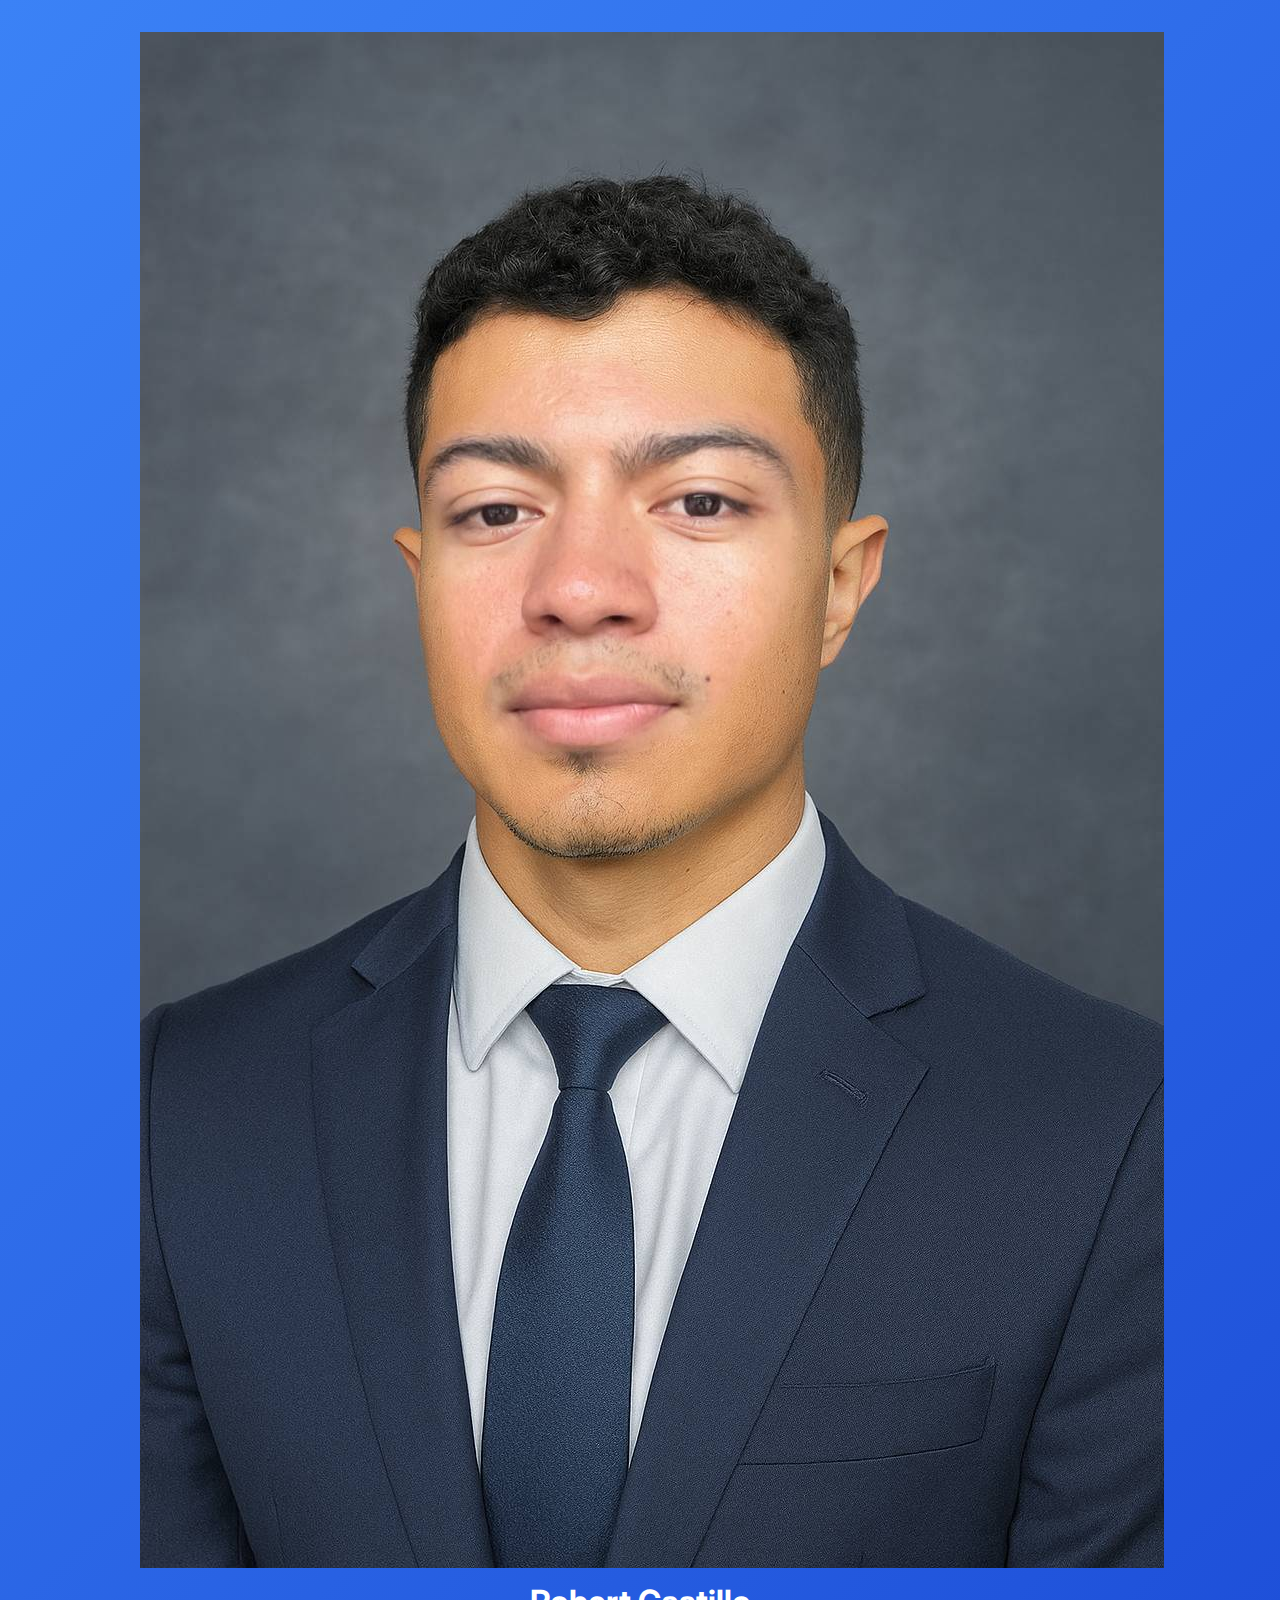
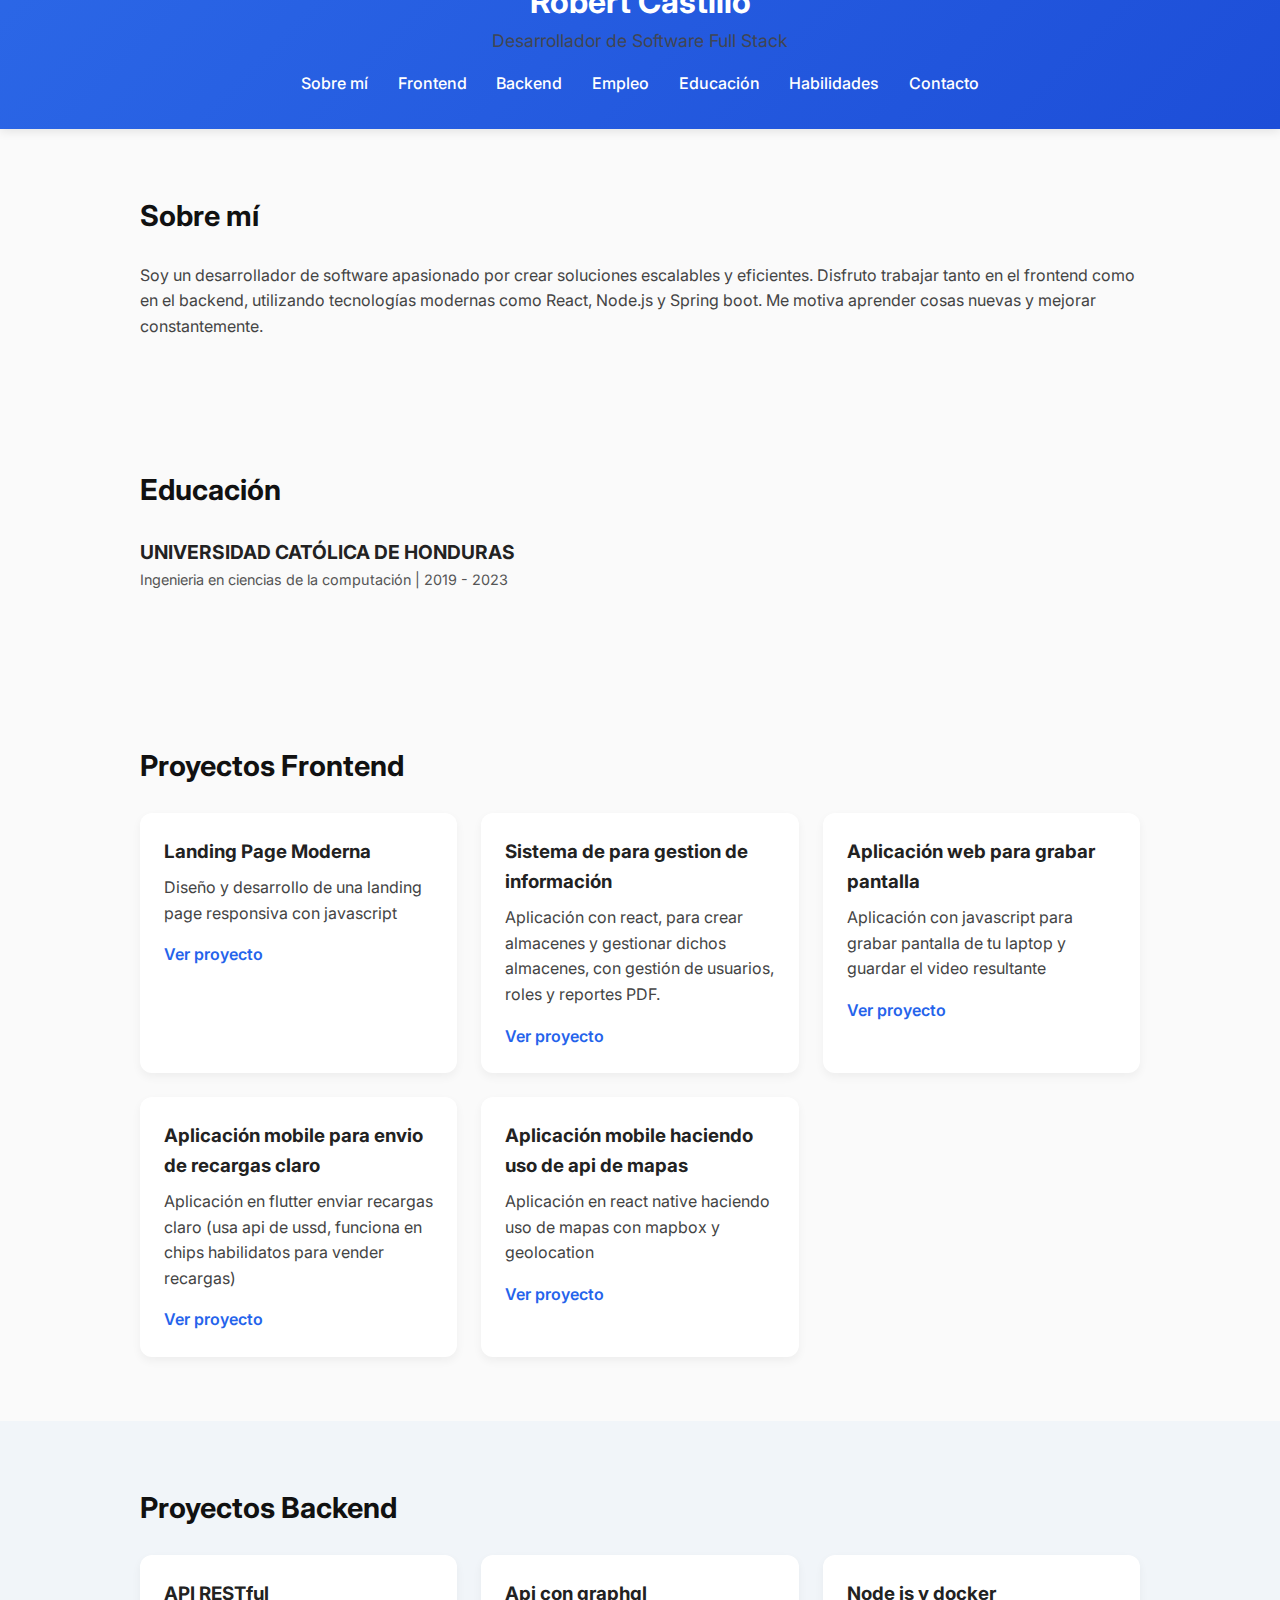
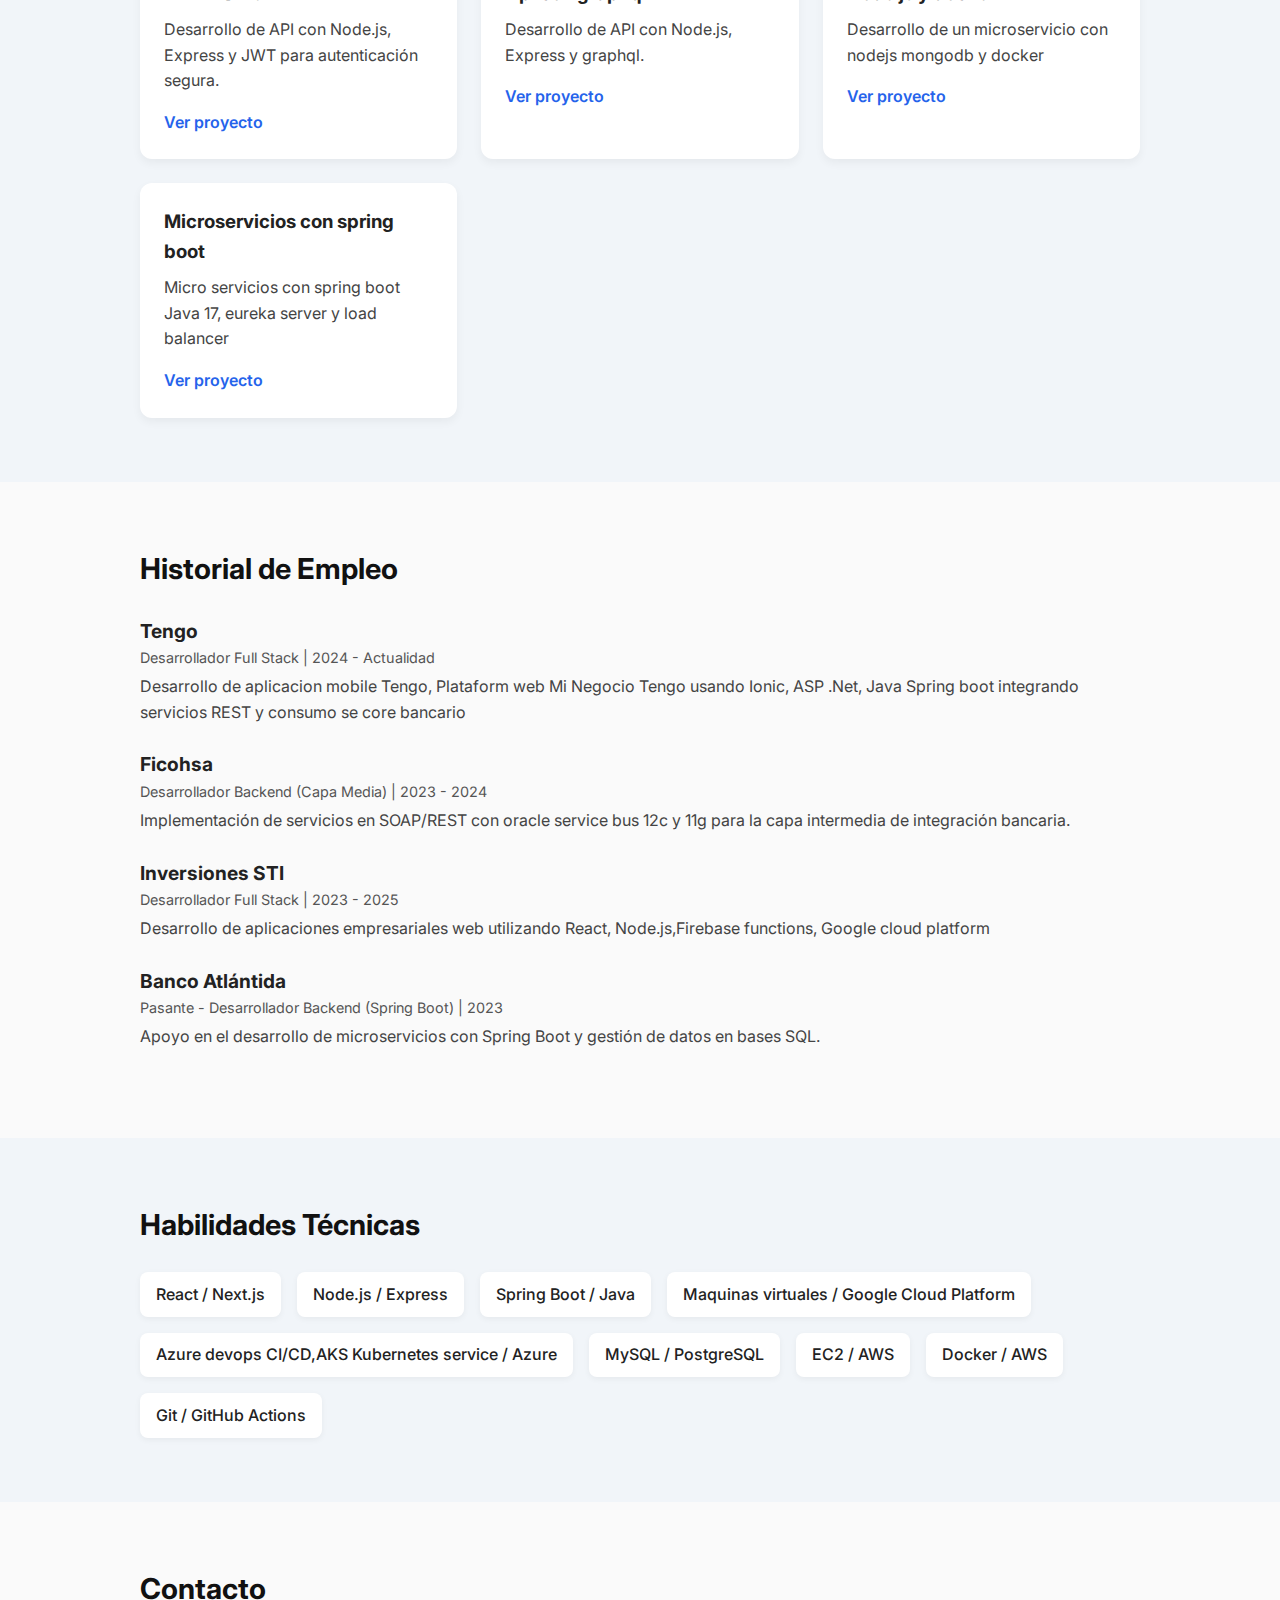
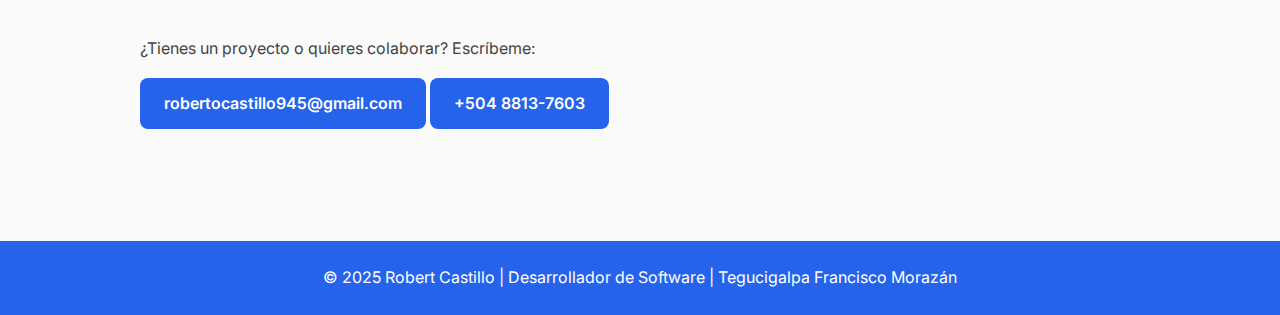
<file: index.html>
<!DOCTYPE html>
<html lang="es">
<head>
  <meta charset="UTF-8" />
  <meta name="viewport" content="width=device-width, initial-scale=1.0" />
  <title>Portafolio | Robert Castillo</title>
  <link rel="stylesheet" href="style.css" />
  <link href="https://fonts.googleapis.com/css2?family=Inter:wght@400;600;700&display=swap" rel="stylesheet">
</head>
<body>
  <header>
    <div class="container header-content">
      <div class="profile-photo">
        <img src="roberto-profesional.JPG" alt="Foto de Robert Castillo" />
      </div>
      <div class="header-text">
        <h1>Robert Castillo</h1>
        <p class="text-light" >Desarrollador de Software Full Stack</p>
        <nav>
          <a href="#about">Sobre mí</a>
          <a href="#frontend">Frontend</a>
          <a href="#backend">Backend</a>
          <a href="#experience">Empleo</a>
          <a href="#education">Educación</a>
          <a href="#skills">Habilidades</a>
          <a href="#contact">Contacto</a>
        </nav>
      </div>
    </div>
  </header>

  <section id="about" class="section">
    <div class="container">
      <h2>Sobre mí</h2>
      <p>
        Soy un desarrollador de software apasionado por crear soluciones escalables y eficientes.
        Disfruto trabajar tanto en el frontend como en el backend, utilizando tecnologías modernas
        como React, Node.js y Spring boot. Me motiva aprender cosas nuevas y mejorar constantemente.
      </p>
    </div>
  </section>
  <section id="education" class="section">
    <div class="container">
      <h2>Educación</h2>
      <div class="timeline">
        <div class="job">
          <h3 style="text-transform: uppercase;">Universidad Católica de Honduras</h3>
          <span>Ingenieria en ciencias de la computación | 2019 - 2023</span>
        </div>
      </div>
    </div>
  </section>
  <section id="frontend" class="section">
    <div class="container">
      <h2>Proyectos Frontend</h2>
      <div class="projects">
        <div class="project-card">
          <h3>Landing Page Moderna</h3>
          <p>Diseño y desarrollo de una landing page responsiva con javascript</p>
          <a href="https://robert-virtual.github.io/proyecto-redesign" target="_blank">Ver proyecto</a>
        </div>
        <div class="project-card">
          <h3>Sistema de para gestion de información</h3>
          <p>Aplicación con react, para crear almacenes y gestionar dichos almacenes, con gestión de usuarios, roles y reportes PDF.</p>
          <a href="https://robert-virtual.github.io/forms/" target="_blank">Ver proyecto</a>
        </div>
        <div class="project-card">
          <h3>Aplicación web para grabar pantalla</h3>
          <p>Aplicación con javascript para grabar pantalla de tu laptop y guardar el video resultante</p>
          <a href="https://robert-virtual.github.io/screen-recorder/" target="_blank">Ver proyecto</a>
        </div>
        <div class="project-card">
          <h3>Aplicación mobile para envio de recargas claro</h3>
          <p>Aplicación en flutter enviar recargas claro (usa api de ussd, funciona en chips habilidatos para vender recargas)</p>
          <a href="https://github.com/robert-virtual/recargas_claro_app" target="_blank">Ver proyecto</a>
        </div>
        <div class="project-card">
          <h3>Aplicación mobile haciendo uso de api de mapas</h3>
          <p>Aplicación en react native haciendo uso de mapas con mapbox y geolocation</p>
          <a href="https://github.com/robert-virtual/maps-app-react-native" target="_blank">Ver proyecto</a>
        </div>
        
      </div>
    </div>
  </section>

  <section id="backend" class="section dark">
    <div class="container">
      <h2>Proyectos Backend</h2>
      <div class="projects">
        <div class="project-card">
          <h3>API RESTful</h3>
          <p>Desarrollo de API con Node.js, Express y JWT para autenticación segura.</p>
          <a href="https://github.com/robert-virtual/react-native-jwt-backend" target="_blank">Ver proyecto</a>
        </div>
        <div class="project-card">
          <h3>Api con graphql</h3>
          <p>Desarrollo de API con Node.js, Express y graphql.</p>
          <a href="https://github.com/robert-virtual/graphql-backend" target="_blank">Ver proyecto</a>
        </div>
        
        <div class="project-card">
          <h3>Node js y docker</h3>
          <p>Desarrollo de un microservicio con nodejs mongodb y docker</p>
          <a href="https://github.com/robert-virtual/docker-mongo-express" target="_blank">Ver proyecto</a>
        </div>

        <div class="project-card">
          <h3>Microservicios con spring boot</h3>
          <p>Micro servicios con spring boot Java 17, eureka server y load balancer</p>
          <a href="https://github.com/robert-virtual/microservices-springboot" target="_blank">Ver proyecto</a>
        </div>
        
      </div>
    </div>
  </section>


  <section id="experience" class="section">
    <div class="container">
      <h2>Historial de Empleo</h2>
      <div class="timeline">
        <div class="job">
          <h3>Tengo</h3>
          <span>Desarrollador Full Stack | 2024 - Actualidad</span>
          <p>Desarrollo de aplicacion mobile Tengo, Plataform web Mi Negocio Tengo usando  Ionic, ASP .Net, Java Spring boot integrando servicios REST y consumo se core bancario</p>
        </div>
        <div class="job">
          <h3>Ficohsa</h3>
          <span>Desarrollador Backend (Capa Media) | 2023 - 2024</span>
          <p>Implementación de servicios en SOAP/REST con oracle service bus 12c y 11g para la capa intermedia de integración bancaria.</p>
        </div>
        <div class="job">
          <h3>Inversiones STI</h3>
          <span>Desarrollador Full Stack | 2023 - 2025</span>
          <p>Desarrollo de aplicaciones empresariales web utilizando React, Node.js,Firebase functions, Google cloud platform </p>
        </div>
        <div class="job">
          <h3>Banco Atlántida</h3>
          <span>Pasante - Desarrollador Backend (Spring Boot) | 2023</span>
          <p>Apoyo en el desarrollo de microservicios con Spring Boot y gestión de datos en bases SQL.</p>
        </div>
      </div>
    </div>
  </section>

  <section id="skills" class="section dark">
    <div class="container">
      <h2>Habilidades Técnicas</h2>
      <ul class="skills-list">
        <li>React / Next.js</li>
        <li>Node.js / Express</li>
        <li>Spring Boot / Java</li>
        <li>Maquinas virtuales / Google Cloud Platform</li>
        <li>Azure devops CI/CD,AKS Kubernetes service / Azure </li>
        <li>MySQL / PostgreSQL</li>
        <li>EC2 / AWS </li>
        <li>Docker / AWS</li>
        <li>Git / GitHub Actions</li>
      </ul>
    </div>
  </section>

  <section id="contact" class="section">
    <div class="container">
      <h2>Contacto</h2>
      <p>¿Tienes un proyecto o quieres colaborar? Escríbeme:</p>
      <a class="contact-btn" href="mailto:robertocastillo945@gmail.com">robertocastillo945@gmail.com</a>
      <a class="contact-btn" href="whatsapp://send?abid=+50488137603&text=Hola acabo de ver su CV!">+504 8813-7603</a>

    </div>
  </section>

  <footer>
    <p class="color-white">© 2025 Robert Castillo | Desarrollador de Software | Tegucigalpa Francisco Morazán</p>
  </footer>
</body>
</html>
</file>
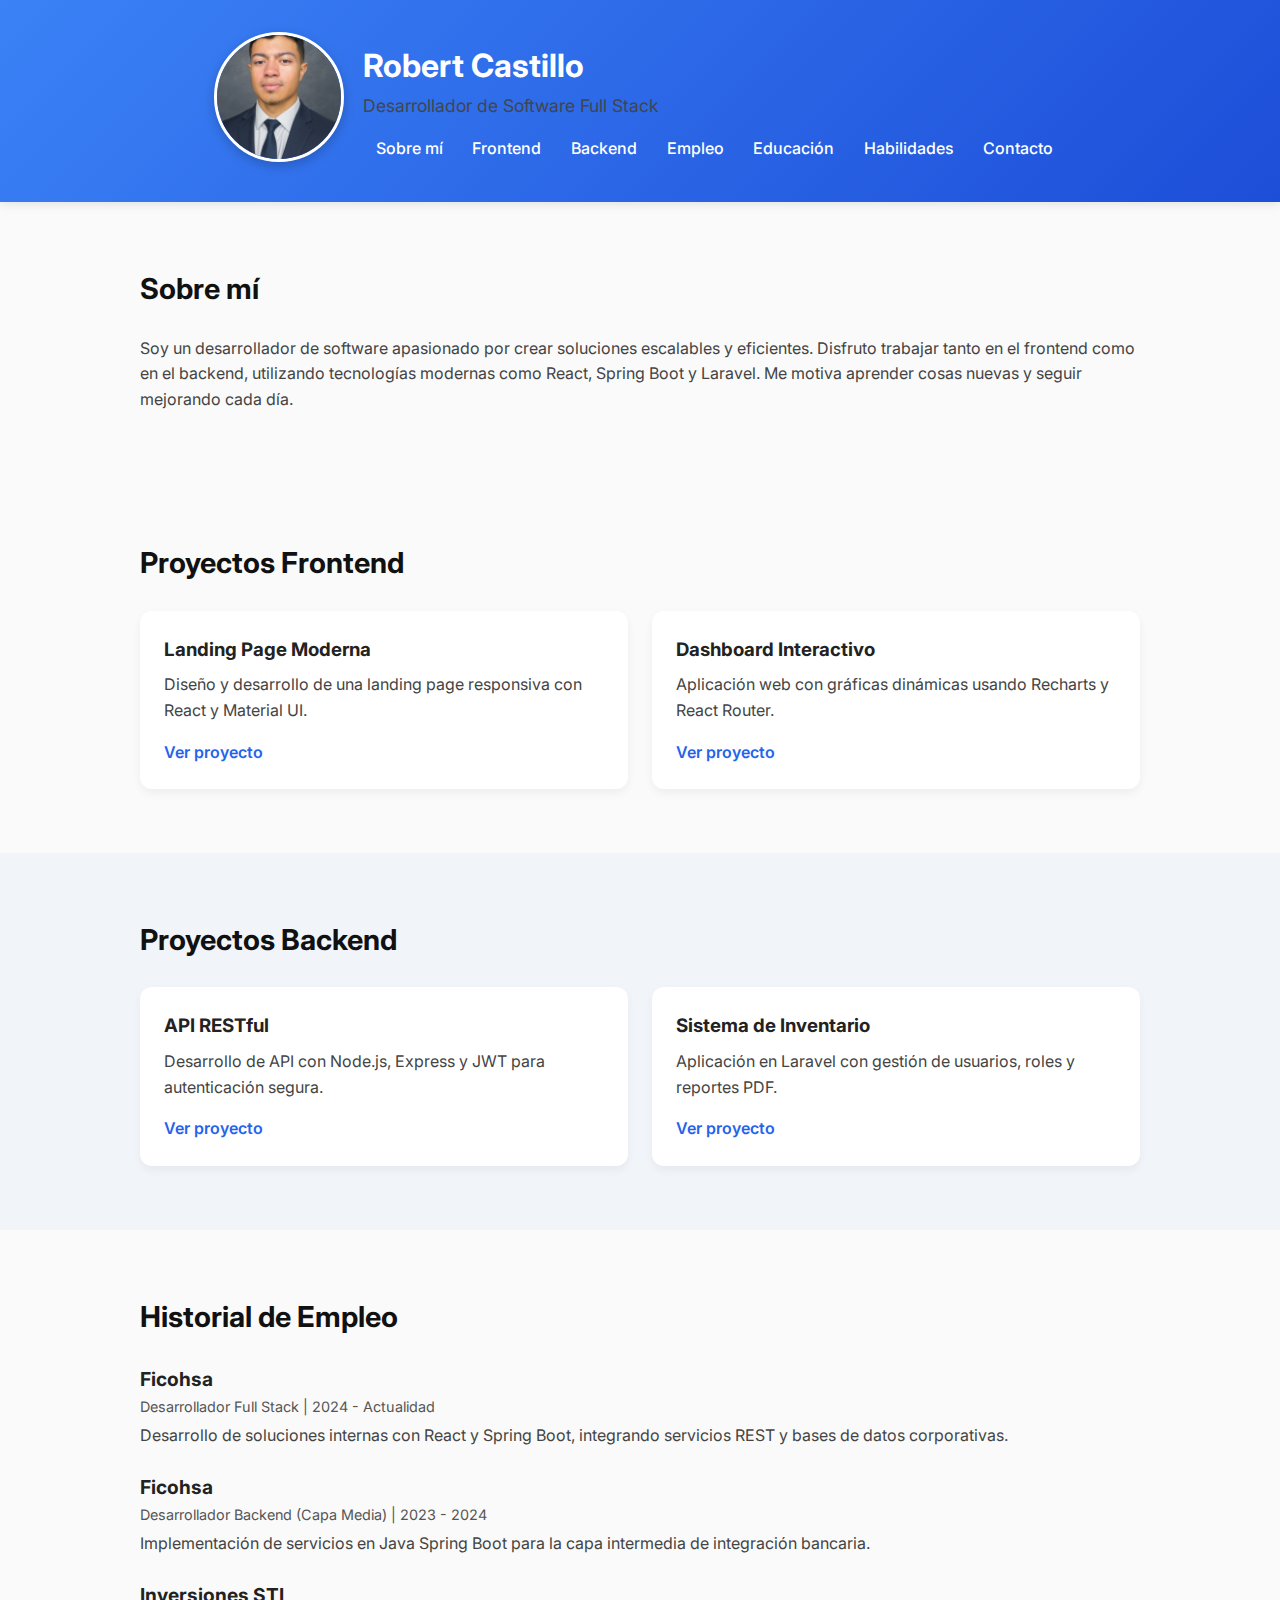
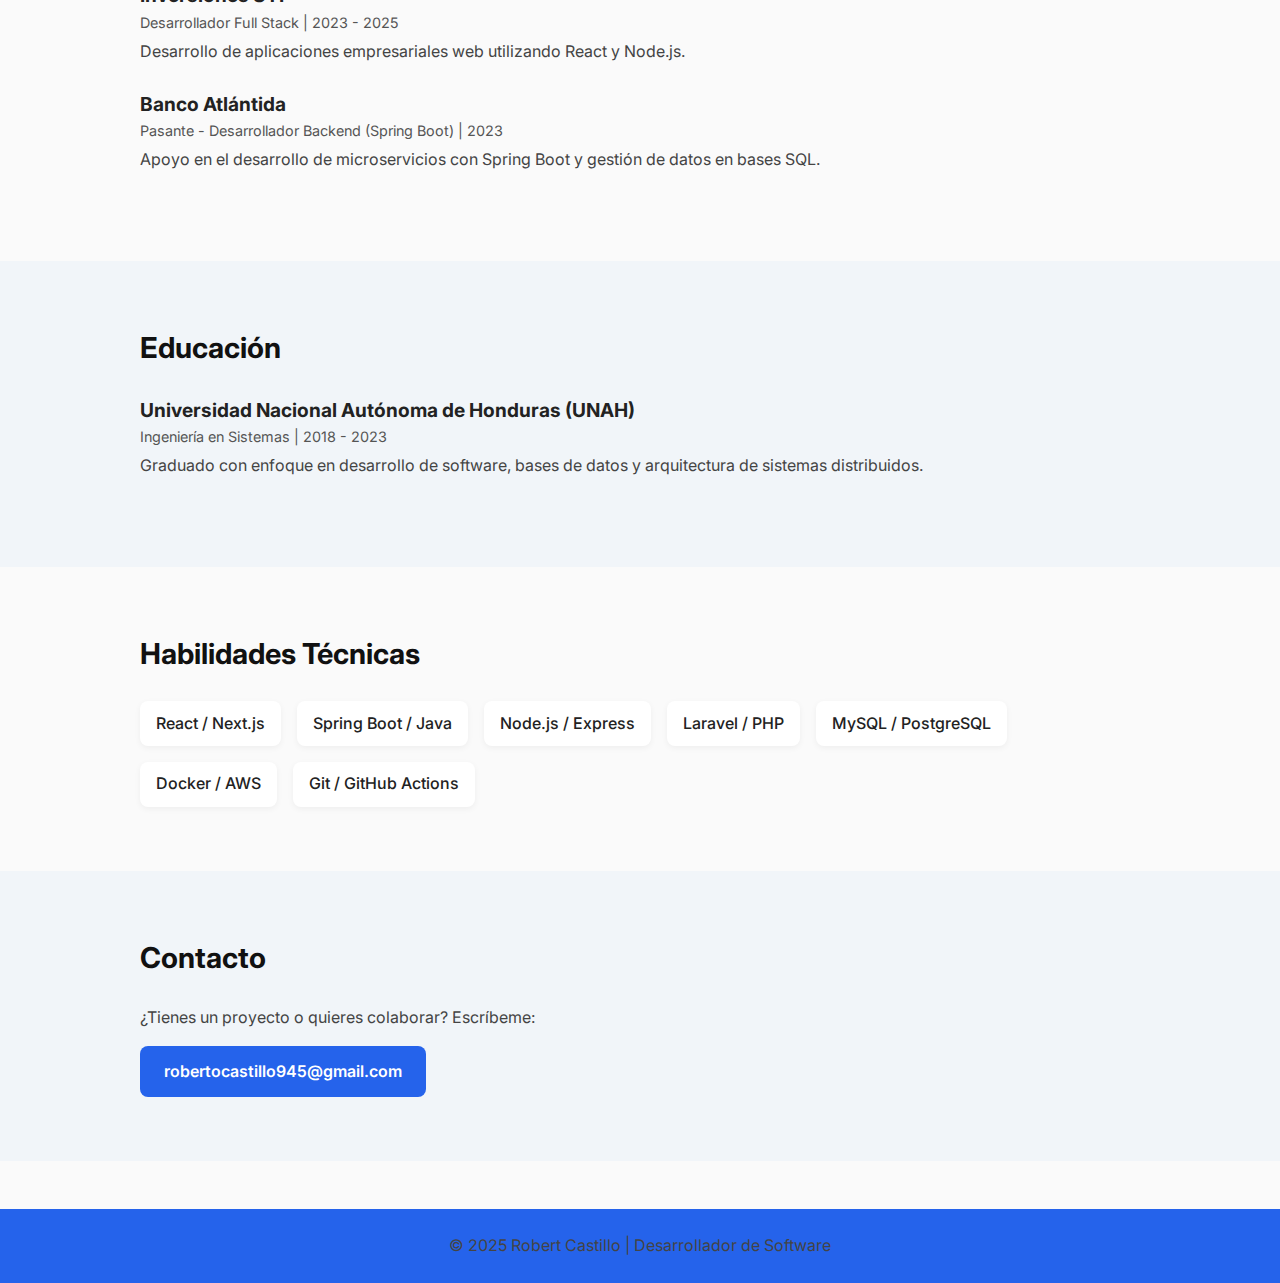
<file: index2.html>
<!DOCTYPE html>
<html lang="es">
<head>
  <meta charset="UTF-8" />
  <meta name="viewport" content="width=device-width, initial-scale=1.0" />
  <title>Portafolio | Robert Castillo</title>
  <link rel="stylesheet" href="style2.css" />
  <link href="https://fonts.googleapis.com/css2?family=Inter:wght@400;600;700&display=swap" rel="stylesheet">
</head>
<body>
  <header>
    <div class="container header-content">
      <div class="profile-photo">
        <img src="roberto-profesional.JPG" alt="Foto de Robert Castillo" />
      </div>
      <div class="header-text">
        <h1>Robert Castillo</h1>
        <p>Desarrollador de Software Full Stack</p>
        <nav>
          <a href="#about">Sobre mí</a>
          <a href="#frontend">Frontend</a>
          <a href="#backend">Backend</a>
          <a href="#experience">Empleo</a>
          <a href="#education">Educación</a>
          <a href="#skills">Habilidades</a>
          <a href="#contact">Contacto</a>
        </nav>
      </div>
    </div>
  </header>

  <section id="about" class="section">
    <div class="container">
      <h2>Sobre mí</h2>
      <p>
        Soy un desarrollador de software apasionado por crear soluciones escalables y eficientes.
        Disfruto trabajar tanto en el frontend como en el backend, utilizando tecnologías modernas
        como React, Spring Boot y Laravel. Me motiva aprender cosas nuevas y seguir mejorando cada día.
      </p>
    </div>
  </section>

  <section id="frontend" class="section">
    <div class="container">
      <h2>Proyectos Frontend</h2>
      <div class="projects">
        <div class="project-card">
          <h3>Landing Page Moderna</h3>
          <p>Diseño y desarrollo de una landing page responsiva con React y Material UI.</p>
          <a href="#" target="_blank">Ver proyecto</a>
        </div>
        <div class="project-card">
          <h3>Dashboard Interactivo</h3>
          <p>Aplicación web con gráficas dinámicas usando Recharts y React Router.</p>
          <a href="#" target="_blank">Ver proyecto</a>
        </div>
      </div>
    </div>
  </section>

  <section id="backend" class="section dark">
    <div class="container">
      <h2>Proyectos Backend</h2>
      <div class="projects">
        <div class="project-card">
          <h3>API RESTful</h3>
          <p>Desarrollo de API con Node.js, Express y JWT para autenticación segura.</p>
          <a href="#" target="_blank">Ver proyecto</a>
        </div>
        <div class="project-card">
          <h3>Sistema de Inventario</h3>
          <p>Aplicación en Laravel con gestión de usuarios, roles y reportes PDF.</p>
          <a href="#" target="_blank">Ver proyecto</a>
        </div>
      </div>
    </div>
  </section>

  <section id="experience" class="section">
    <div class="container">
      <h2>Historial de Empleo</h2>
      <div class="timeline">
        <div class="job">
          <h3>Ficohsa</h3>
          <span>Desarrollador Full Stack | 2024 - Actualidad</span>
          <p>Desarrollo de soluciones internas con React y Spring Boot, integrando servicios REST y bases de datos corporativas.</p>
        </div>
        <div class="job">
          <h3>Ficohsa</h3>
          <span>Desarrollador Backend (Capa Media) | 2023 - 2024</span>
          <p>Implementación de servicios en Java Spring Boot para la capa intermedia de integración bancaria.</p>
        </div>
        <div class="job">
          <h3>Inversiones STI</h3>
          <span>Desarrollador Full Stack | 2023 - 2025</span>
          <p>Desarrollo de aplicaciones empresariales web utilizando React y Node.js.</p>
        </div>
        <div class="job">
          <h3>Banco Atlántida</h3>
          <span>Pasante - Desarrollador Backend (Spring Boot) | 2023</span>
          <p>Apoyo en el desarrollo de microservicios con Spring Boot y gestión de datos en bases SQL.</p>
        </div>
      </div>
    </div>
  </section>

  <section id="education" class="section dark">
    <div class="container">
      <h2>Educación</h2>
      <div class="timeline">
        <div class="job">
          <h3>Universidad Nacional Autónoma de Honduras (UNAH)</h3>
          <span>Ingeniería en Sistemas | 2018 - 2023</span>
          <p>Graduado con enfoque en desarrollo de software, bases de datos y arquitectura de sistemas distribuidos.</p>
        </div>
      </div>
    </div>
  </section>

  <section id="skills" class="section">
    <div class="container">
      <h2>Habilidades Técnicas</h2>
      <ul class="skills-list">
        <li>React / Next.js</li>
        <li>Spring Boot / Java</li>
        <li>Node.js / Express</li>
        <li>Laravel / PHP</li>
        <li>MySQL / PostgreSQL</li>
        <li>Docker / AWS</li>
        <li>Git / GitHub Actions</li>
      </ul>
    </div>
  </section>

  <section id="contact" class="section dark">
    <div class="container">
      <h2>Contacto</h2>
      <p>¿Tienes un proyecto o quieres colaborar? Escríbeme:</p>
      <a class="contact-btn" href="mailto:robertocastillo945@gmail.com">robertocastillo945@gmail.com</a>
    </div>
  </section>

  <footer>
    <p>© 2025 Robert Castillo | Desarrollador de Software</p>
  </footer>
</body>
</html>
</file>
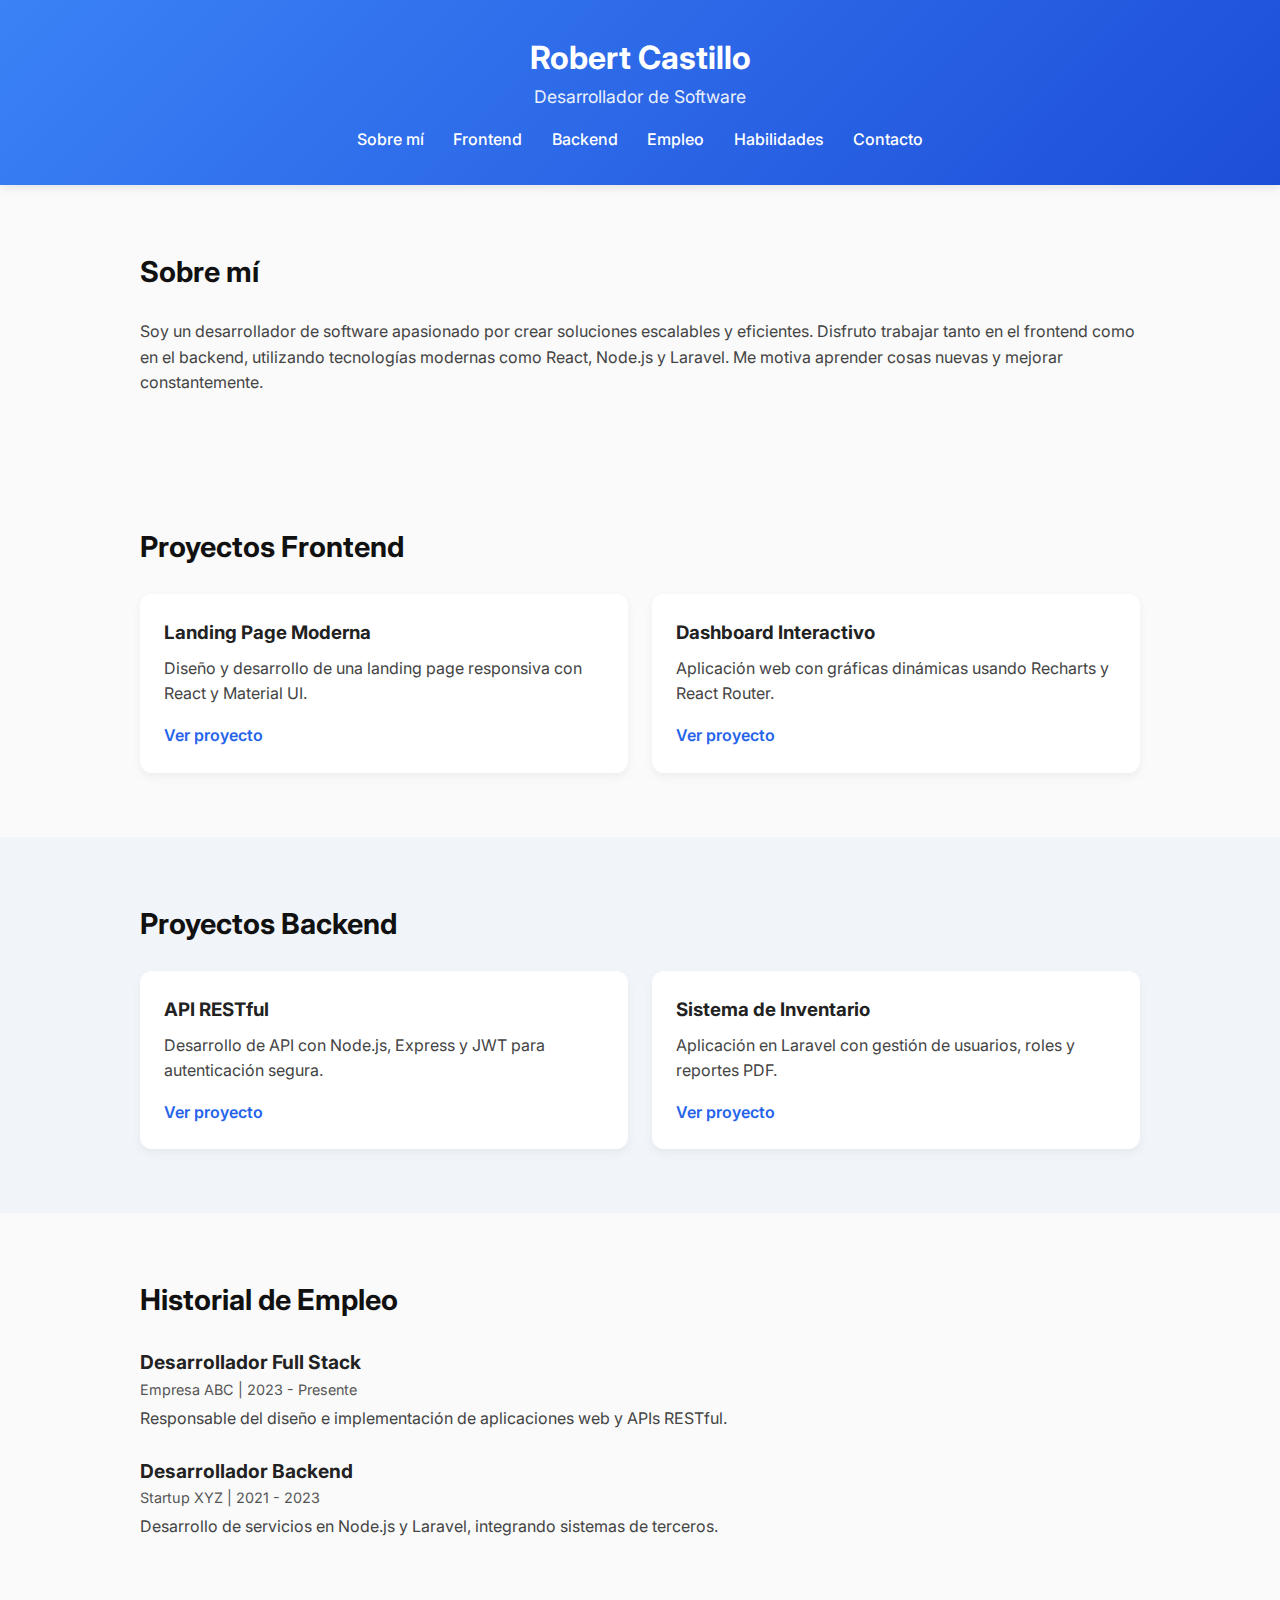
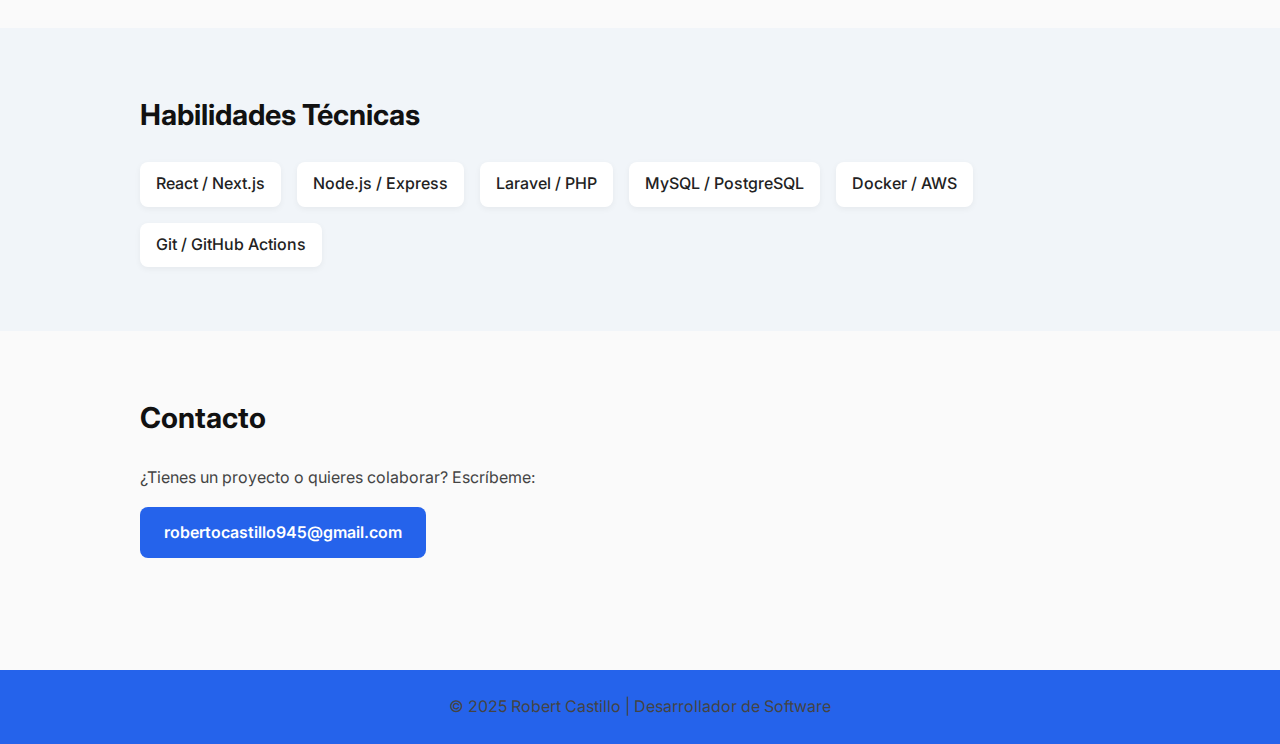
<file: indexv1.html>
<!DOCTYPE html>
<html lang="es">
<head>
  <meta charset="UTF-8" />
  <meta name="viewport" content="width=device-width, initial-scale=1.0" />
  <title>Portafolio | Robert Castillo</title>
  <link rel="stylesheet" href="style.css" />
  <link href="https://fonts.googleapis.com/css2?family=Inter:wght@400;600;700&display=swap" rel="stylesheet">
</head>
<body>
  <header>
    <div class="container">
      <h1>Robert Castillo</h1>
      <p class="color-white">Desarrollador de Software</p>
      <nav>
        <a href="#about">Sobre mí</a>
        <a href="#frontend">Frontend</a>
        <a href="#backend">Backend</a>
        <a href="#experience">Empleo</a>
        <a href="#skills">Habilidades</a>
        <a href="#contact">Contacto</a>
      </nav>
    </div>
  </header>

  <section id="about" class="section">
    <div class="container">
      <h2>Sobre mí</h2>
      <p>
        Soy un desarrollador de software apasionado por crear soluciones escalables y eficientes.
        Disfruto trabajar tanto en el frontend como en el backend, utilizando tecnologías modernas
        como React, Node.js y Laravel. Me motiva aprender cosas nuevas y mejorar constantemente.
      </p>
    </div>
  </section>

  <section id="frontend" class="section">
    <div class="container">
      <h2>Proyectos Frontend</h2>
      <div class="projects">
        <div class="project-card">
          <h3>Landing Page Moderna</h3>
          <p>Diseño y desarrollo de una landing page responsiva con React y Material UI.</p>
          <a href="#" target="_blank">Ver proyecto</a>
        </div>
        <div class="project-card">
          <h3>Dashboard Interactivo</h3>
          <p>Aplicación web con gráficas dinámicas usando Recharts y React Router.</p>
          <a href="#" target="_blank">Ver proyecto</a>
        </div>
      </div>
    </div>
  </section>

  <section id="backend" class="section dark">
    <div class="container">
      <h2>Proyectos Backend</h2>
      <div class="projects">
        <div class="project-card">
          <h3>API RESTful</h3>
          <p>Desarrollo de API con Node.js, Express y JWT para autenticación segura.</p>
          <a href="#" target="_blank">Ver proyecto</a>
        </div>
        <div class="project-card">
          <h3>Sistema de Inventario</h3>
          <p>Aplicación en Laravel con gestión de usuarios, roles y reportes PDF.</p>
          <a href="#" target="_blank">Ver proyecto</a>
        </div>
      </div>
    </div>
  </section>

  <section id="experience" class="section">
    <div class="container">
      <h2>Historial de Empleo</h2>
      <div class="timeline">
        <div class="job">
          <h3>Desarrollador Full Stack</h3>
          <span>Empresa ABC | 2023 - Presente</span>
          <p>Responsable del diseño e implementación de aplicaciones web y APIs RESTful.</p>
        </div>
        <div class="job">
          <h3>Desarrollador Backend</h3>
          <span>Startup XYZ | 2021 - 2023</span>
          <p>Desarrollo de servicios en Node.js y Laravel, integrando sistemas de terceros.</p>
        </div>
      </div>
    </div>
  </section>

  <section id="skills" class="section dark">
    <div class="container">
      <h2>Habilidades Técnicas</h2>
      <ul class="skills-list">
        <li>React / Next.js</li>
        <li>Node.js / Express</li>
        <li>Laravel / PHP</li>
        <li>MySQL / PostgreSQL</li>
        <li>Docker / AWS</li>
        <li>Git / GitHub Actions</li>
      </ul>
    </div>
  </section>

  <section id="contact" class="section">
    <div class="container">
      <h2>Contacto</h2>
      <p>¿Tienes un proyecto o quieres colaborar? Escríbeme:</p>
      <a class="contact-btn" href="mailto:robert@example.com">robertocastillo945@gmail.com</a>
    </div>
  </section>

  <footer>
    <p>© 2025 Robert Castillo | Desarrollador de Software</p>
  </footer>
</body>
</html>
</file>
<file: style.css>
* {
  margin: 0;
  padding: 0;
  box-sizing: border-box;
}

body {
  font-family: 'Inter', sans-serif;
  color: #222;
  background-color: #fafafa;
  line-height: 1.6;
}

/* HEADER más claro y moderno */
header {
  background: linear-gradient(135deg, #3b82f6, #1d4ed8);
  color: white;
  padding: 2rem 0;
  text-align: center;
  box-shadow: 0 2px 10px rgba(0,0,0,0.1);
}

header h1 {
  font-size: 2rem;
  font-weight: 700;
}

header p {
  font-size: 1.1rem;
  opacity: 0.9;
}

nav {
  margin-top: 1rem;
}

nav a {
  color: white;
  margin: 0 0.8rem;
  text-decoration: none;
  font-weight: 500;
  transition: opacity 0.2s ease;
}

nav a:hover {
  opacity: 0.7;
}

.section {
  padding: 4rem 1.5rem;
}

.section.dark {
  background-color: #f1f5f9;
}

.container {
  max-width: 1000px;
  margin: 0 auto;
}

h2 {
  font-size: 1.8rem;
  margin-bottom: 1.5rem;
  color: #111;
}

p {
  font-size: 1rem;
  color: #444;
}

.projects {
  display: grid;
  gap: 1.5rem;
  grid-template-columns: repeat(auto-fit, minmax(280px, 1fr));
}

.project-card {
  background: white;
  border-radius: 12px;
  padding: 1.5rem;
  box-shadow: 0 4px 10px rgba(0,0,0,0.05);
  transition: transform 0.2s ease, box-shadow 0.2s ease;
}

.project-card:hover {
  transform: translateY(-5px);
  box-shadow: 0 6px 14px rgba(0,0,0,0.1);
}

.project-card h3 {
  margin-bottom: 0.5rem;
}

.project-card a {
  display: inline-block;
  margin-top: 1rem;
  color: #2563eb;
  font-weight: 600;
  text-decoration: none;
}

.timeline .job {
  margin-bottom: 1.5rem;
}

.job h3 {
  font-size: 1.2rem;
}

.job span {
  display: block;
  font-size: 0.9rem;
  color: #555;
  margin-bottom: 0.3rem;
}

.skills-list {
  list-style: none;
  display: flex;
  flex-wrap: wrap;
  gap: 1rem;
}

.skills-list li {
  background-color: white;
  padding: 0.6rem 1rem;
  border-radius: 8px;
  box-shadow: 0 2px 6px rgba(0,0,0,0.05);
  font-weight: 500;
}

.contact-btn {
  display: inline-block;
  margin-top: 1rem;
  background-color: #2563eb;
  color: white;
  padding: 0.8rem 1.5rem;
  border-radius: 8px;
  text-decoration: none;
  font-weight: 600;
}

.contact-btn:hover {
  background-color: #1e40af;
}

footer {
  text-align: center;
  padding: 1.5rem 0;
  background-color: #2563eb;
  color: white;
  font-size: 0.9rem;
  margin-top: 3rem;
}

.color-white{
  color: white;
}
</file>
<file: style2.css>
* {
  margin: 0;
  padding: 0;
  box-sizing: border-box;
}

body {
  font-family: 'Inter', sans-serif;
  color: #222;
  background-color: #fafafa;
  line-height: 1.6;
}

/* HEADER */
header {
  background: linear-gradient(135deg, #3b82f6, #1d4ed8);
  color: white;
  padding: 2rem 1rem;
  text-align: center;
  box-shadow: 0 2px 10px rgba(0,0,0,0.1);
}

.header-content {
  display: flex;
  flex-direction: column;
  align-items: center;
  gap: 1.2rem;
}

.profile-photo img {
  width: 130px;
  height: 130px;
  object-fit: cover;
  border-radius: 50%;
  border: 3px solid white;
  box-shadow: 0 4px 12px rgba(0,0,0,0.2);
}

.header-text h1 {
  font-size: 2rem;
  font-weight: 700;
}

.header-text p {
  font-size: 1.1rem;
  opacity: 0.95;
}

nav {
  margin-top: 1rem;
}

nav a {
  color: white;
  margin: 0 0.8rem;
  text-decoration: none;
  font-weight: 500;
  transition: opacity 0.2s ease;
}

nav a:hover {
  opacity: 0.7;
}

.section {
  padding: 4rem 1.5rem;
}

.section.dark {
  background-color: #f1f5f9;
}

.container {
  max-width: 1000px;
  margin: 0 auto;
}

h2 {
  font-size: 1.8rem;
  margin-bottom: 1.5rem;
  color: #111;
}

p {
  font-size: 1rem;
  color: #444;
}

/* Proyectos */
.projects {
  display: grid;
  gap: 1.5rem;
  grid-template-columns: repeat(auto-fit, minmax(280px, 1fr));
}

.project-card {
  background: white;
  border-radius: 12px;
  padding: 1.5rem;
  box-shadow: 0 4px 10px rgba(0,0,0,0.05);
  transition: transform 0.2s ease, box-shadow 0.2s ease;
}

.project-card:hover {
  transform: translateY(-5px);
  box-shadow: 0 6px 14px rgba(0,0,0,0.1);
}

.project-card h3 {
  margin-bottom: 0.5rem;
}

.project-card a {
  display: inline-block;
  margin-top: 1rem;
  color: #2563eb;
  font-weight: 600;
  text-decoration: none;
}

/* Timeline: Empleo + Educación */
.timeline .job {
  margin-bottom: 1.5rem;
}

.job h3 {
  font-size: 1.2rem;
}

.job span {
  display: block;
  font-size: 0.9rem;
  color: #555;
  margin-bottom: 0.3rem;
}

/* Habilidades */
.skills-list {
  list-style: none;
  display: flex;
  flex-wrap: wrap;
  gap: 1rem;
}

.skills-list li {
  background-color: white;
  padding: 0.6rem 1rem;
  border-radius: 8px;
  box-shadow: 0 2px 6px rgba(0,0,0,0.05);
  font-weight: 500;
}

/* Contacto */
.contact-btn {
  display: inline-block;
  margin-top: 1rem;
  background-color: #2563eb;
  color: white;
  padding: 0.8rem 1.5rem;
  border-radius: 8px;
  text-decoration: none;
  font-weight: 600;
}

.contact-btn:hover {
  background-color: #1e40af;
}

/* Footer */
footer {
  text-align: center;
  padding: 1.5rem 0;
  background-color: #2563eb;
  color: white;
  font-size: 0.9rem;
  margin-top: 3rem;
}
.color-white{
  color: white;
}
.row{
  display: flex;
  flex-direction: row;
  position: relative;
}
header img{
  border-radius: 1rem;
  left: 5px;
}

/* Responsivo */
@media (min-width: 768px) {
  .header-content {
    flex-direction: row;
    justify-content: center;
    align-items: center;
  }
  .header-text {
    text-align: left;
  }
}
</file>
